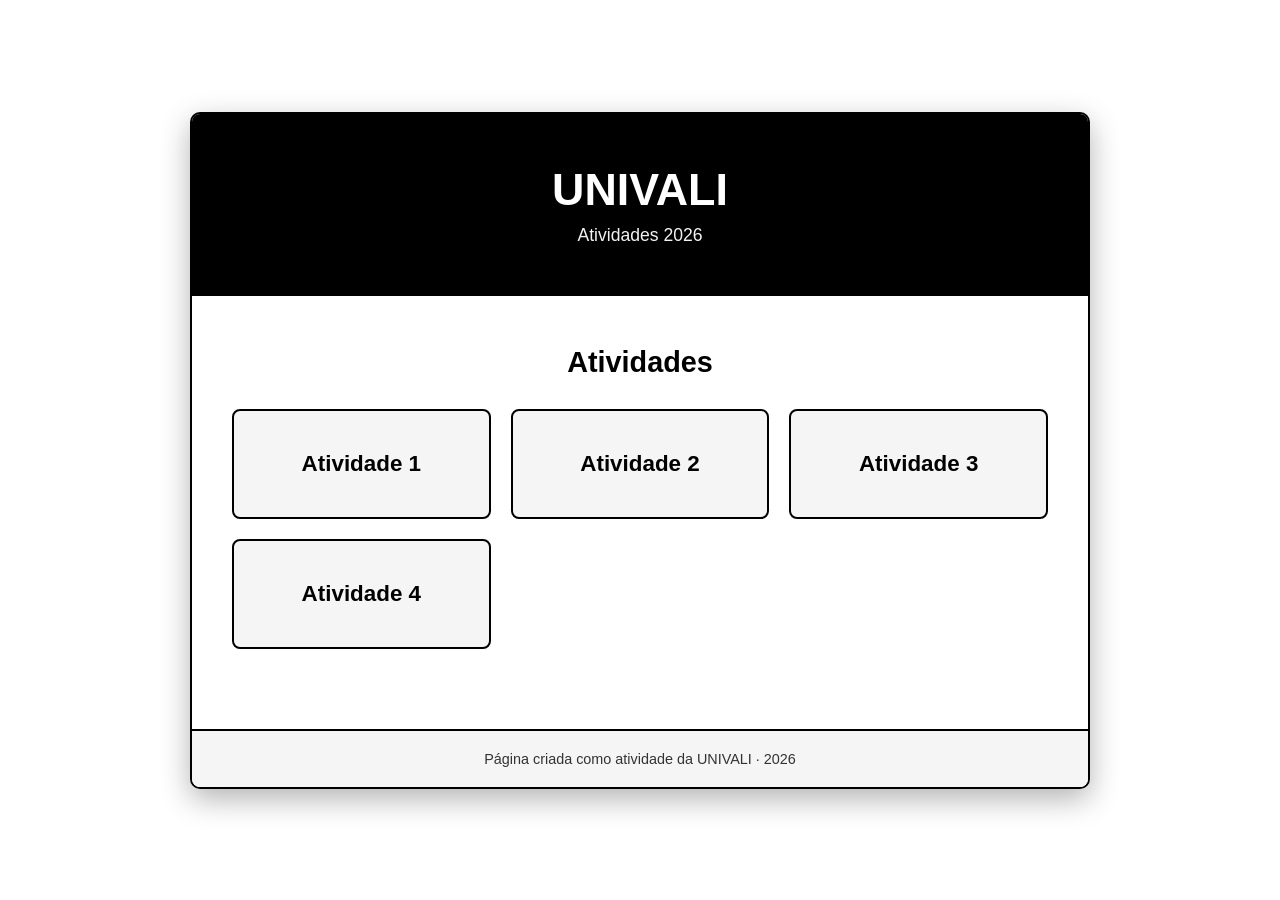
<file: index.html>
<!DOCTYPE html>
<html lang="pt-br">
<head>
    <meta charset="UTF-8">
    <meta name="viewport" content="width=device-width, initial-scale=1.0">
    <title>UNIVALI Lucas - Atividades</title>
    <style>
        * {
            box-sizing: border-box;
            margin: 0;
            padding: 0;
        }

        body {
            font-family: 'Segoe UI', Tahoma, Geneva, Verdana, sans-serif;
            background-color: #ffffff;
            color: #000000;
            min-height: 100vh;
            display: flex;
            align-items: center;
            justify-content: center;
            padding: 20px;
        }

        .container {
            max-width: 900px;
            width: 100%;
            background-color: #fff;
            border-radius: 10px;
            box-shadow: 0 10px 30px rgba(0, 0, 0, 0.3);
            overflow: hidden;
            border: 2px solid #000000;
        }

        .header {
            background-color: #000000;
            color: #ffffff;
            padding: 50px 30px;
            text-align: center;
        }

        .header h1 {
            font-size: 2.8rem;
            margin-bottom: 10px;
        }

        .header p {
            font-size: 1.1rem;
            opacity: 0.95;
        }

        .content {
            padding: 50px 40px;
        }

        .content h2 {
            color: #000000;
            margin-bottom: 30px;
            text-align: center;
            font-size: 1.8rem;
        }

        .links-grid {
            display: grid;
            grid-template-columns: repeat(auto-fit, minmax(200px, 1fr));
            gap: 20px;
            margin-bottom: 30px;
        }

        .link-card {
            background-color: #f5f5f5;
            border: 2px solid #000000;
            border-radius: 8px;
            overflow: hidden;
            transition: transform 0.3s ease, box-shadow 0.3s ease;
        }

        .link-card:hover {
            transform: translateY(-5px);
            box-shadow: 0 8px 20px rgba(0, 0, 0, 0.3);
            background-color: #e0e0e0;
        }

        .link-card a {
            display: block;
            padding: 40px 20px;
            color: #000000;
            text-decoration: none;
            text-align: center;
            transition: all 0.3s ease;
        }

        .link-card .title {
            font-size: 1.4rem;
            font-weight: 700;
            display: block;
        }

        .footer {
            background-color: #f5f5f5;
            padding: 20px;
            text-align: center;
            color: #333333;
            font-size: 0.9rem;
            border-top: 2px solid #000000;
        }

        @media (max-width: 600px) {
            .header h1 {
                font-size: 2rem;
            }

            .content {
                padding: 30px 20px;
            }

            .links-grid {
                grid-template-columns: 1fr;
            }
        }
    </style>
</head>
<body>
    <div class="container">
        <header class="header">
            <h1>UNIVALI</h1>
            <p>Atividades 2026</p>
        </header>

        <main class="content">
            <h2>Atividades</h2>

            <div class="links-grid">
                <div class="link-card">
                    <a href="AULA01/mimis.html">
                        <span class="title">Atividade 1</span>
                    </a>
                </div>

                <div class="link-card">
                    <a href="AULA02/carta.html">
                        <span class="title">Atividade 2</span>
                    </a>
                </div>

                <div class="link-card">
                    <a href="AULA03/index.html">
                        <span class="title">Atividade 3</span>
                    </a>
                </div>

                <div class="link-card">
                    <a href="AULA04/index.html">
                        <span class="title">Atividade 4</span>
                    </a>
                </div>
            </div>
        </main>

        <footer class="footer">
            Página criada como atividade da UNIVALI · 2026
        </footer>
    </div>
</body>
</html>
</file>
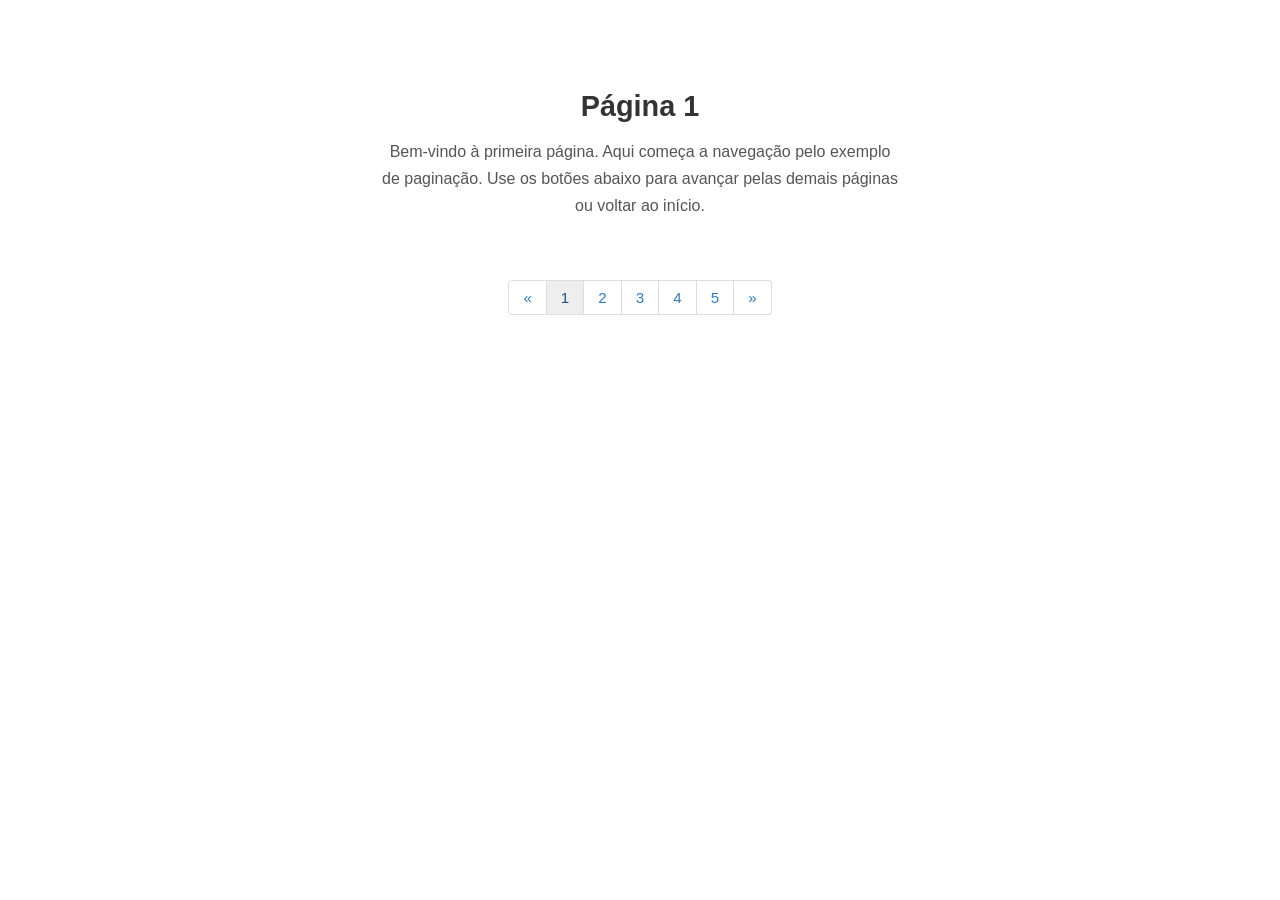
<file: AULA03/index.html>
<!DOCTYPE html>
<html lang="pt-br">
<head>
    <meta charset="UTF-8">
    <title>Página 1</title>
    <link rel="stylesheet" href="style.css">
</head>
<body>
    <main class="conteudo">
        <h1>Página 1</h1>
        <p>
            Bem-vindo à primeira página. Aqui começa a navegação pelo exemplo de
            paginação. Use os botões abaixo para avançar pelas demais páginas ou
            voltar ao início.
        </p>
    </main>

    <nav class="paginacao">
        <ul class="paginacao-lista">
            <li class="paginacao-item"><a href="index.html">&laquo;</a></li>
            <li class="paginacao-item ativo"><a href="index.html">1</a></li>
            <li class="paginacao-item"><a href="page2.html">2</a></li>
            <li class="paginacao-item"><a href="page3.html">3</a></li>
            <li class="paginacao-item"><a href="page4.html">4</a></li>
            <li class="paginacao-item"><a href="page5.html">5</a></li>
            <li class="paginacao-item"><a href="page2.html">&raquo;</a></li>
        </ul>
    </nav>
</body>
</html>
</file>
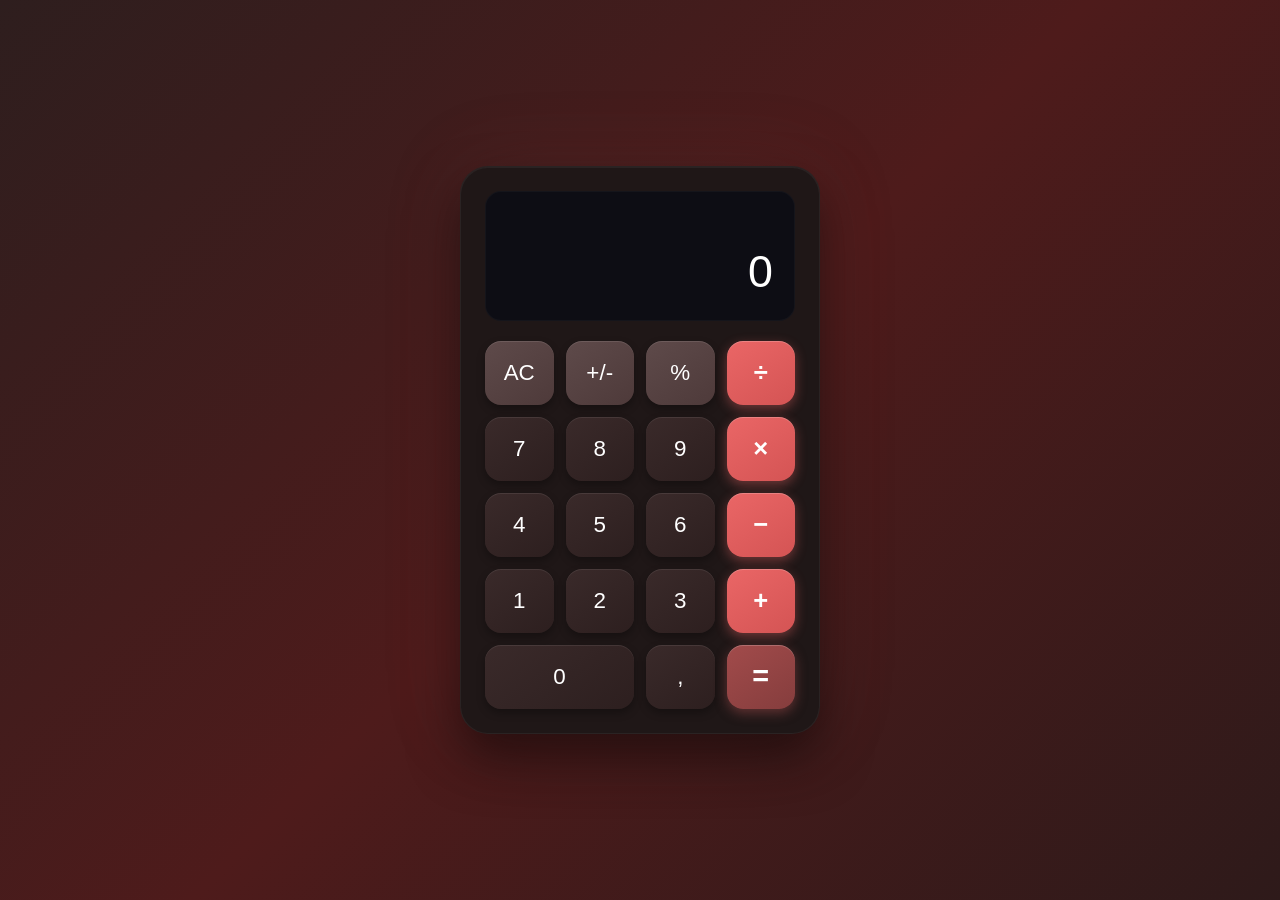
<file: AULA04/index.html>
<!DOCTYPE html>
<html lang="pt-br">
<head>
    <meta charset="UTF-8">
    <meta name="viewport" content="width=device-width, initial-scale=1.0">
    <title>Calculadora</title>
    <link rel="stylesheet" href="style.css">
</head>
<body>

    <div class="calculadora">

        <div class="display">
            <div class="display-expressao" id="expressao">&nbsp;</div>
            <div class="display-resultado" id="resultado">0</div>
        </div>

        <div class="teclas">

            <button class="tecla tecla-acao" data-action="clear">AC</button>
            <button class="tecla tecla-acao" data-action="sign">+/-</button>
            <button class="tecla tecla-acao" data-action="percent">%</button>
            <button class="tecla tecla-operador" data-operator="/">÷</button>

            <button class="tecla tecla-numero" data-number="7">7</button>
            <button class="tecla tecla-numero" data-number="8">8</button>
            <button class="tecla tecla-numero" data-number="9">9</button>
            <button class="tecla tecla-operador" data-operator="*">×</button>

            <button class="tecla tecla-numero" data-number="4">4</button>
            <button class="tecla tecla-numero" data-number="5">5</button>
            <button class="tecla tecla-numero" data-number="6">6</button>
            <button class="tecla tecla-operador" data-operator="-">−</button>

            <button class="tecla tecla-numero" data-number="1">1</button>
            <button class="tecla tecla-numero" data-number="2">2</button>
            <button class="tecla tecla-numero" data-number="3">3</button>
            <button class="tecla tecla-operador" data-operator="+">+</button>

            <button class="tecla tecla-numero tecla-zero" data-number="0">0</button>
            <button class="tecla tecla-numero" data-action="decimal">,</button>
            <button class="tecla tecla-igual" data-action="equals">=</button>

        </div>

    </div>

    <script src="script.js"></script>
</body>
</html>
</file>
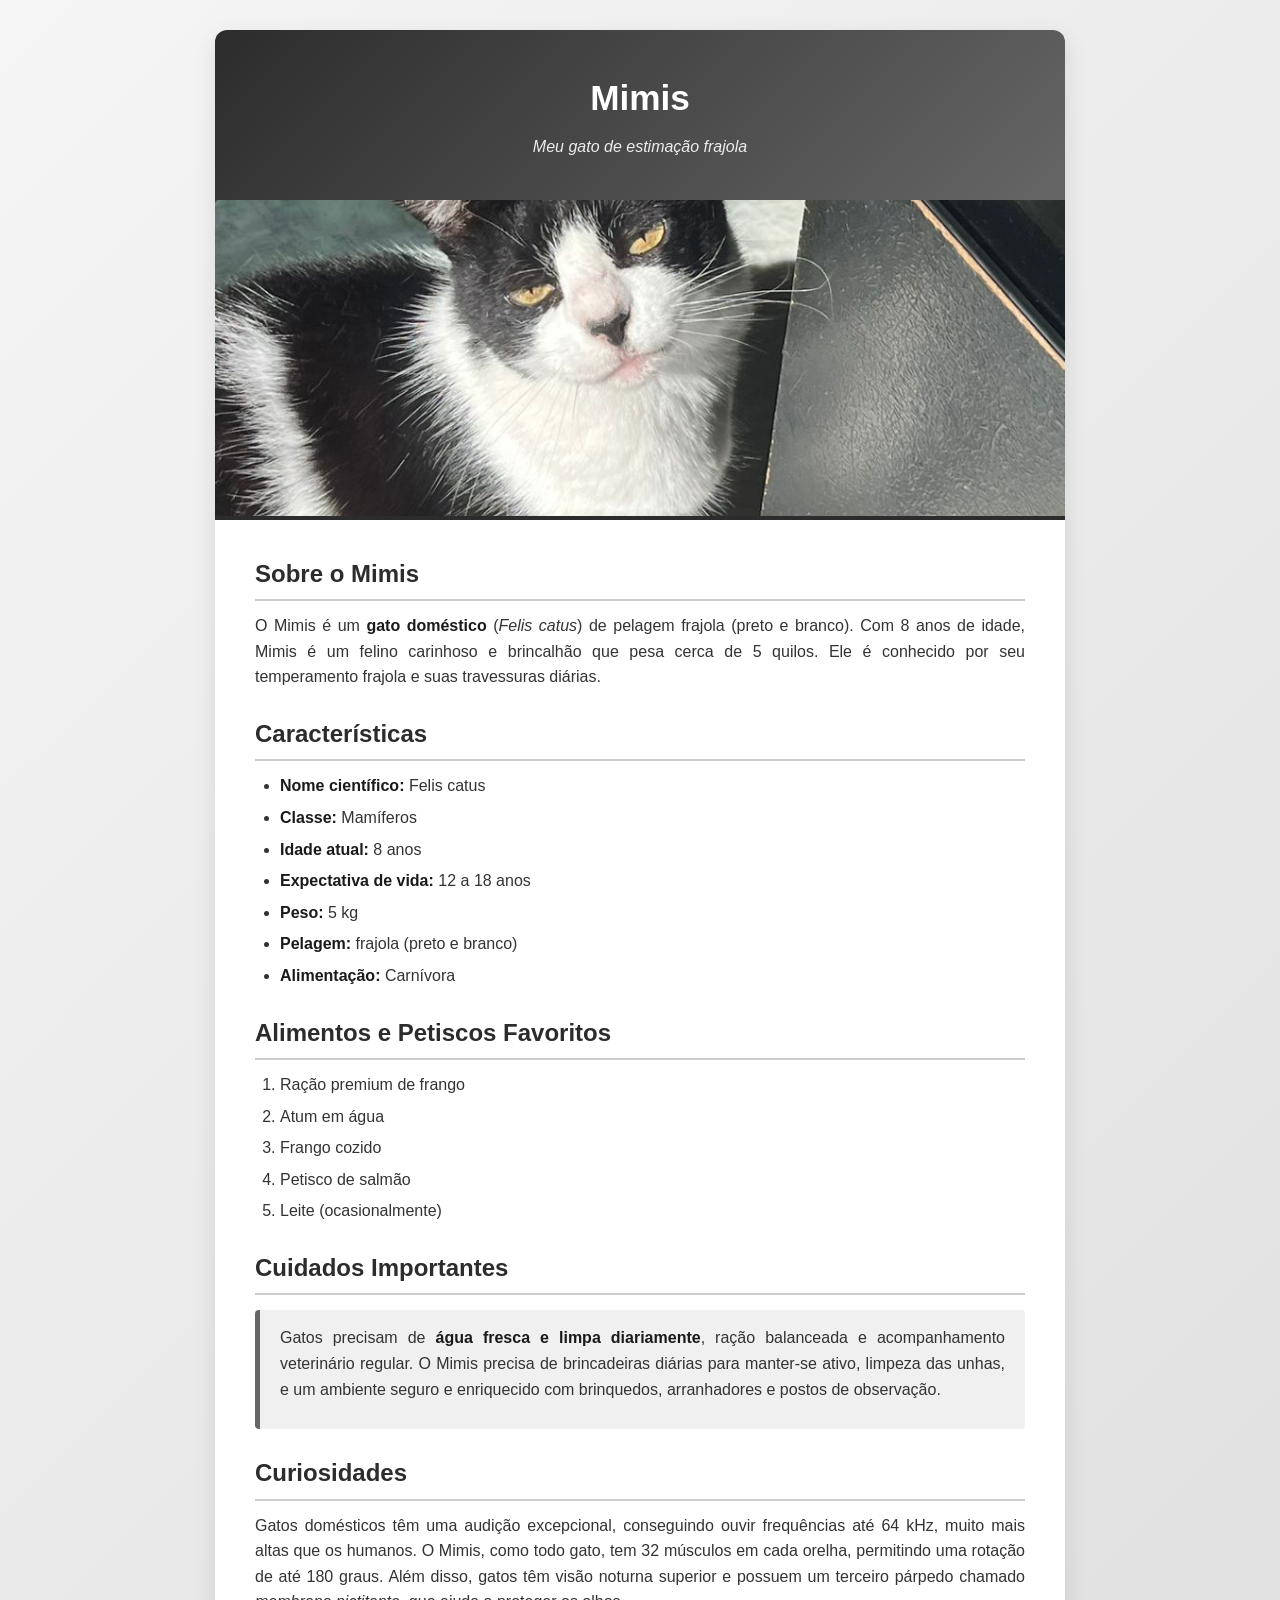
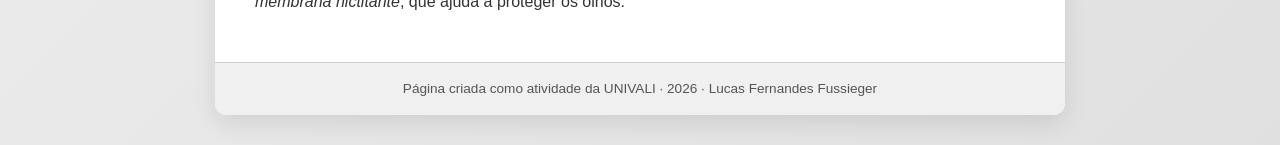
<file: AULA01/mimis.html>
<!DOCTYPE html>
<html lang="pt-br">
<head>
    <meta charset="UTF-8">
    <title>Mimis - Meu Gato</title>
    <style>
        * {
            box-sizing: border-box;
            margin: 0;
            padding: 0;
        }

        body {
            font-family: 'Segoe UI', Arial, sans-serif;
            background: linear-gradient(135deg, #f5f5f5 0%, #e0e0e0 100%);
            color: #333333;
            line-height: 1.6;
            padding: 30px 15px;
        }

        .container {
            max-width: 850px;
            margin: 0 auto;
            background-color: #fff;
            border-radius: 12px;
            box-shadow: 0 8px 25px rgba(0, 0, 0, 0.1);
            overflow: hidden;
        }

        .header {
            background: linear-gradient(135deg, #2c2c2c 0%, #666666 100%);
            color: #fff;
            padding: 40px 30px;
            text-align: center;
        }

        .header h1 {
            font-size: 2.2rem;
            margin-bottom: 8px;
        }

        .header .subtitle {
            font-style: italic;
            opacity: 0.9;
        }

        .hero {
            width: 100%;
            height: 320px;
            background: url('mimis.jpg') center/cover no-repeat;
            border-bottom: 4px solid #2c2c2c;
        }

        .content {
            padding: 35px 40px;
        }

        .content h2 {
            color: #2c2c2c;
            margin: 25px 0 12px;
            padding-bottom: 6px;
            border-bottom: 2px solid #cccccc;
        }

        .content h2:first-child {
            margin-top: 0;
        }

        .content p {
            margin-bottom: 12px;
            text-align: justify;
        }

        .content ul,
        .content ol {
            margin: 10px 0 15px 25px;
        }

        .content li {
            margin-bottom: 6px;
        }

        .content b {
            color: #1a1a1a;
        }

        .caixa-destaque {
            background-color: #f0f0f0;
            border-left: 5px solid #666666;
            padding: 15px 20px;
            margin: 15px 0;
            border-radius: 4px;
        }

        .footer {
            background-color: #f0f0f0;
            padding: 15px;
            text-align: center;
            font-size: 0.85rem;
            color: #555555;
            border-top: 1px solid #cccccc;
        }
    </style>
</head>
<body>
    <div class="container">

        <header class="header">
            <h1> Mimis</h1>
            <p class="subtitle">Meu gato de estimação frajola</p>
        </header>

        <div class="hero"></div>

        <main class="content">

            <h2>Sobre o Mimis</h2>
            <p>
                O Mimis é um <b>gato doméstico</b> (<i>Felis catus</i>) de pelagem frajola
                (preto e branco). Com 8 anos de idade, Mimis é um felino carinhoso e
                brincalhão que pesa cerca de 5 quilos. Ele é conhecido por seu temperamento
                frajola e suas travessuras diárias.
            </p>

            <h2>Características</h2>
            <ul>
                <li><b>Nome científico:</b> Felis catus</li>
                <li><b>Classe:</b> Mamíferos</li>
                <li><b>Idade atual:</b> 8 anos</li>
                <li><b>Expectativa de vida:</b> 12 a 18 anos</li>
                <li><b>Peso:</b> 5 kg</li>
                <li><b>Pelagem:</b> frajola (preto e branco)</li>
                <li><b>Alimentação:</b> Carnívora</li>
            </ul>

            <h2>Alimentos e Petiscos Favoritos</h2>
            <ol>
                <li>Ração premium de frango</li>
                <li>Atum em água</li>
                <li>Frango cozido</li>
                <li>Petisco de salmão</li>
                <li>Leite (ocasionalmente)</li>
            </ol>

            <h2>Cuidados Importantes</h2>
            <div class="caixa-destaque">
                <p>
                    Gatos precisam de <b>água fresca e limpa diariamente</b>, ração balanceada
                    e acompanhamento veterinário regular. O Mimis precisa de brincadeiras diárias
                    para manter-se ativo, limpeza das unhas, e um ambiente seguro e enriquecido
                    com brinquedos, arranhadores e postos de observação.
                </p>
            </div>

            <h2>Curiosidades</h2>
            <p>
                Gatos domésticos têm uma audição excepcional, conseguindo ouvir frequências
                até 64 kHz, muito mais altas que os humanos. O Mimis, como todo gato, tem
                32 músculos em cada orelha, permitindo uma rotação de até 180 graus. Além disso,
                gatos têm visão noturna superior e possuem um terceiro párpedo chamado <i>membrana nictitante</i>,
                que ajuda a proteger os olhos.
            </p>

        </main>

        <footer class="footer">
            Página criada como atividade da UNIVALI · 2026 · Lucas Fernandes Fussieger
        </footer>

    </div>
</body>
</html>
</file>
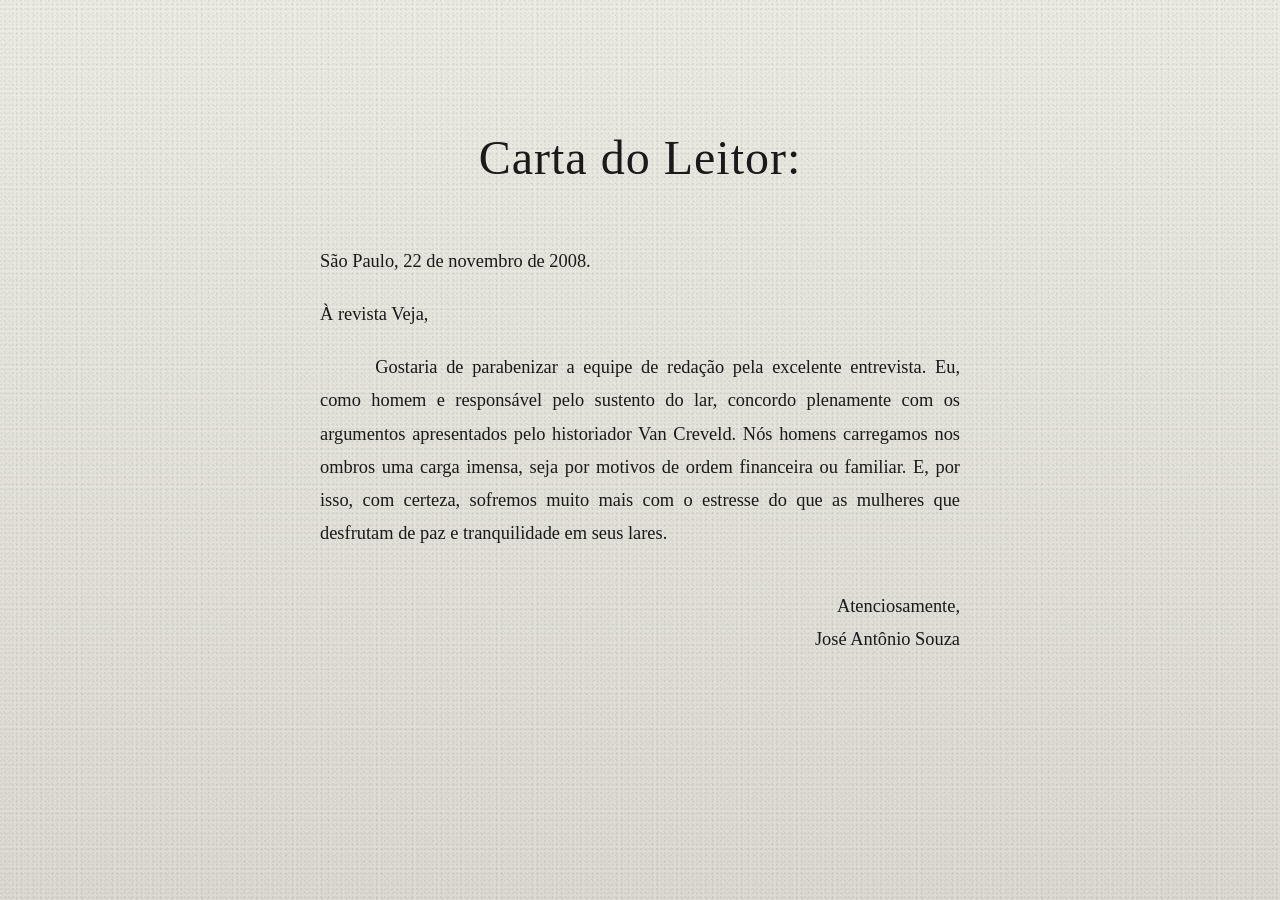
<file: AULA02/carta.html>
<!DOCTYPE html>
<html lang="pt-br">
<head>
    <meta charset="UTF-8">
    <title>Carta do Leitor:</title>
    <style>
        * {
            box-sizing: border-box;
            margin: 0;
            padding: 0;
        }

        body {
            font-family: 'Georgia', 'Times New Roman', serif;
            min-height: 100vh;
            padding: 40px 20px;
            /* Textura de papel usando gradientes para simular o grão */
            background-color: #e8e6df;
            background-image:
                radial-gradient(circle at 20% 30%, rgba(0, 0, 0, 0.04) 1px, transparent 1px),
                radial-gradient(circle at 70% 60%, rgba(0, 0, 0, 0.05) 1px, transparent 1px),
                radial-gradient(circle at 40% 80%, rgba(0, 0, 0, 0.03) 1px, transparent 1px),
                radial-gradient(circle at 90% 20%, rgba(0, 0, 0, 0.04) 1px, transparent 1px),
                linear-gradient(#ecebe4, #dcdad3);
            background-size: 4px 4px, 6px 6px, 5px 5px, 7px 7px, 100% 100%;
        }

        .carta {
            max-width: 780px;
            margin: 30px auto;
            padding: 60px 70px;
            background-color: transparent;
        }

        .titulo {
            text-align: center;
            font-size: 3rem;
            font-weight: normal;
            color: #1a1a1a;
            margin-bottom: 60px;
            letter-spacing: 1px;
        }

        .carta p {
            color: #1a1a1a;
            font-size: 1.15rem;
            line-height: 1.8;
            margin-bottom: 20px;
        }

        .corpo {
            text-align: justify;
            text-indent: 3em;
        }

        .assinatura {
            text-align: right;
            margin-top: 40px;
            line-height: 1.6;
        }
    </style>
</head>
<body>
    <article class="carta">

        <h1 class="titulo">Carta do Leitor:</h1>

        <p>São Paulo, 22 de novembro de 2008.</p>

        <p>À revista Veja,</p>

        <p class="corpo">
            Gostaria de parabenizar a equipe de redação pela excelente entrevista.
            Eu, como homem e responsável pelo sustento do lar, concordo plenamente
            com os argumentos apresentados pelo historiador Van Creveld. Nós homens
            carregamos nos ombros uma carga imensa, seja por motivos de ordem
            financeira ou familiar. E, por isso, com certeza, sofremos muito mais
            com o estresse do que as mulheres que desfrutam de paz e tranquilidade
            em seus lares.
        </p>

        <p class="assinatura">
            Atenciosamente,<br>
            José Antônio Souza
        </p>

    </article>
</body>
</html>
</file>
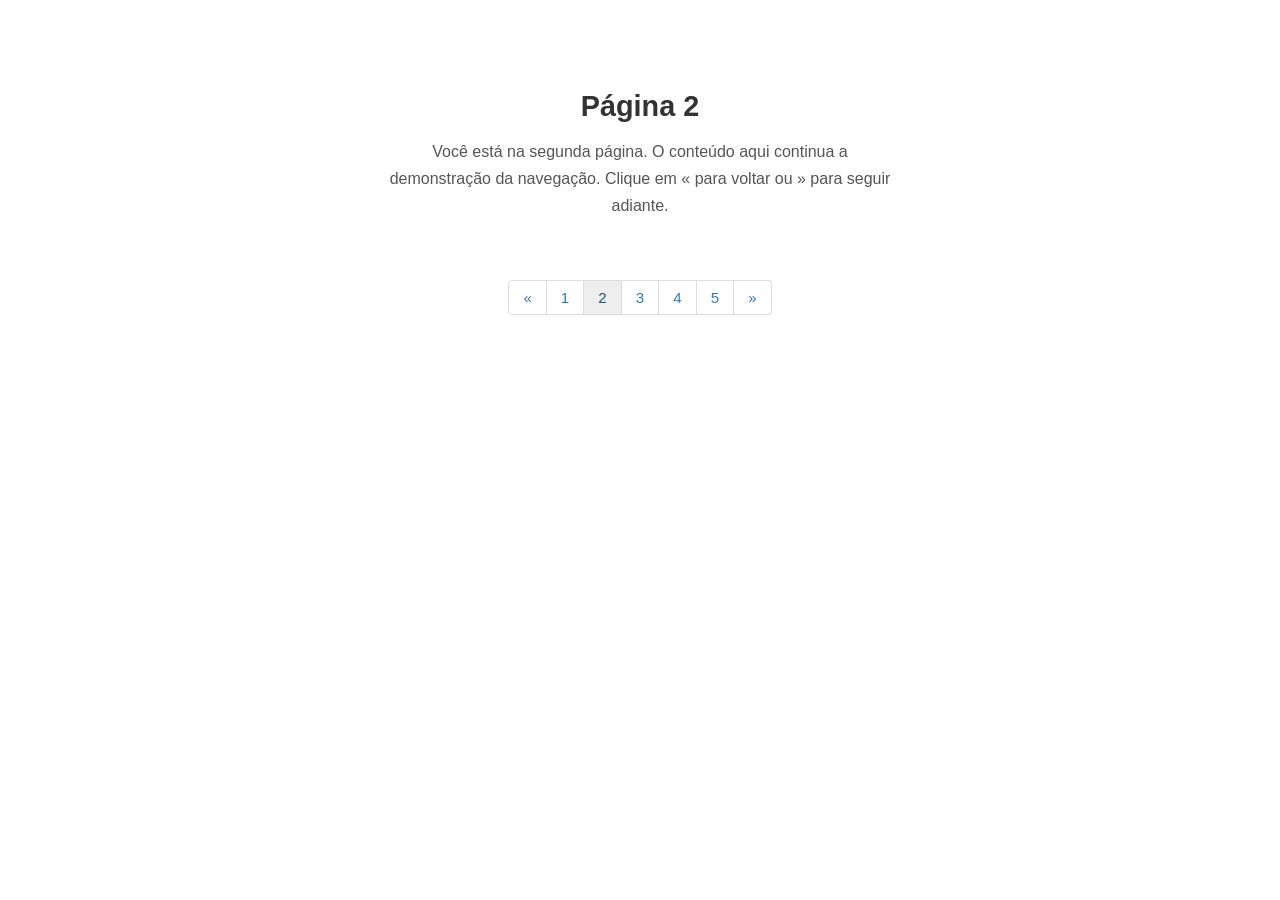
<file: AULA03/page2.html>
<!DOCTYPE html>
<html lang="pt-br">
<head>
    <meta charset="UTF-8">
    <title>Página 2</title>
    <link rel="stylesheet" href="style.css">
</head>
<body>
    <main class="conteudo">
        <h1>Página 2</h1>
        <p>
            Você está na segunda página. O conteúdo aqui continua a demonstração
            da navegação. Clique em « para voltar ou » para seguir adiante.
        </p>
    </main>

    <nav class="paginacao">
        <ul class="paginacao-lista">
            <li class="paginacao-item"><a href="index.html">&laquo;</a></li>
            <li class="paginacao-item"><a href="index.html">1</a></li>
            <li class="paginacao-item ativo"><a href="page2.html">2</a></li>
            <li class="paginacao-item"><a href="page3.html">3</a></li>
            <li class="paginacao-item"><a href="page4.html">4</a></li>
            <li class="paginacao-item"><a href="page5.html">5</a></li>
            <li class="paginacao-item"><a href="page3.html">&raquo;</a></li>
        </ul>
    </nav>
</body>
</html>
</file>
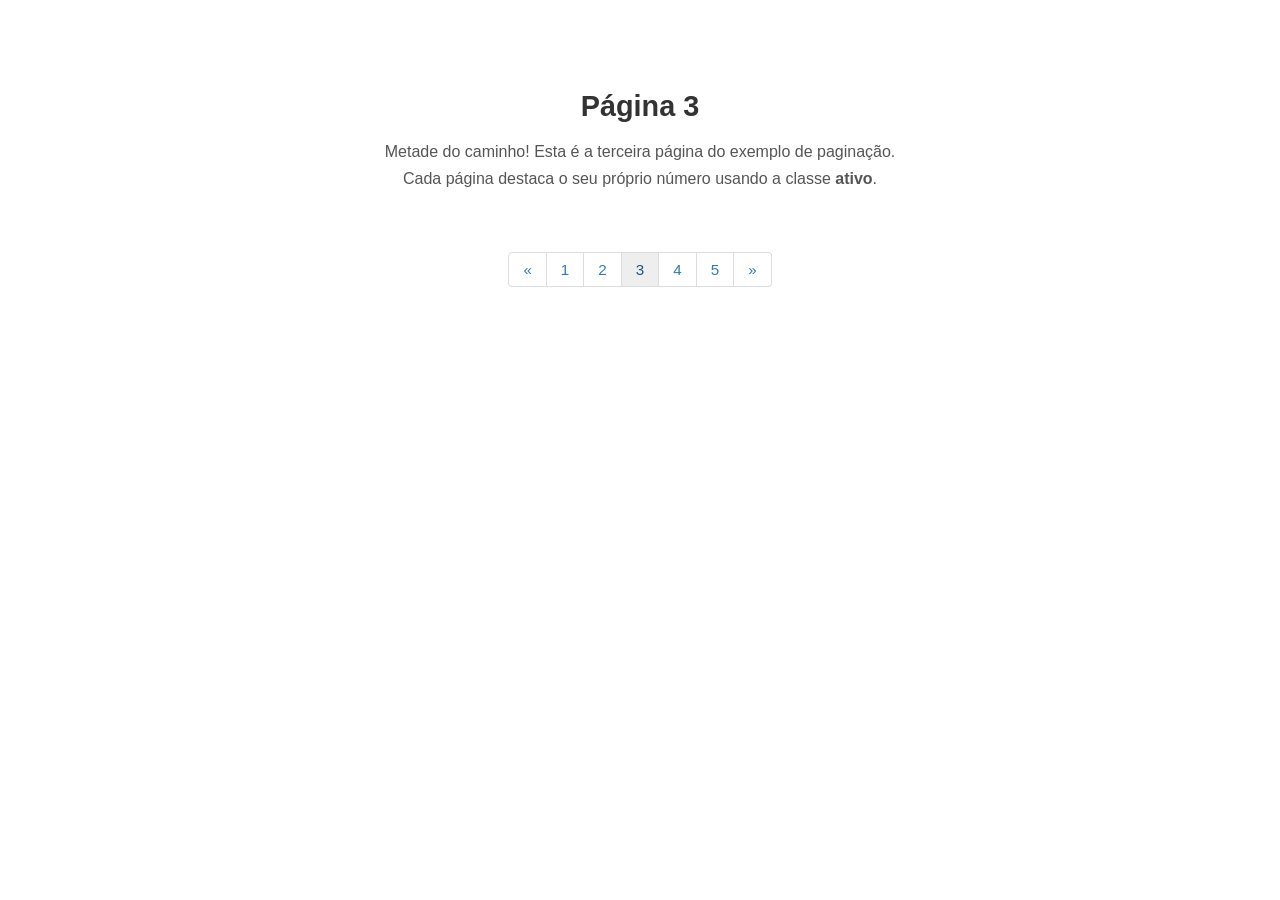
<file: AULA03/page3.html>
<!DOCTYPE html>
<html lang="pt-br">
<head>
    <meta charset="UTF-8">
    <title>Página 3</title>
    <link rel="stylesheet" href="style.css">
</head>
<body>
    <main class="conteudo">
        <h1>Página 3</h1>
        <p>
            Metade do caminho! Esta é a terceira página do exemplo de paginação.
            Cada página destaca o seu próprio número usando a classe <b>ativo</b>.
        </p>
    </main>

    <nav class="paginacao">
        <ul class="paginacao-lista">
            <li class="paginacao-item"><a href="page2.html">&laquo;</a></li>
            <li class="paginacao-item"><a href="index.html">1</a></li>
            <li class="paginacao-item"><a href="page2.html">2</a></li>
            <li class="paginacao-item ativo"><a href="page3.html">3</a></li>
            <li class="paginacao-item"><a href="page4.html">4</a></li>
            <li class="paginacao-item"><a href="page5.html">5</a></li>
            <li class="paginacao-item"><a href="page4.html">&raquo;</a></li>
        </ul>
    </nav>
</body>
</html>
</file>
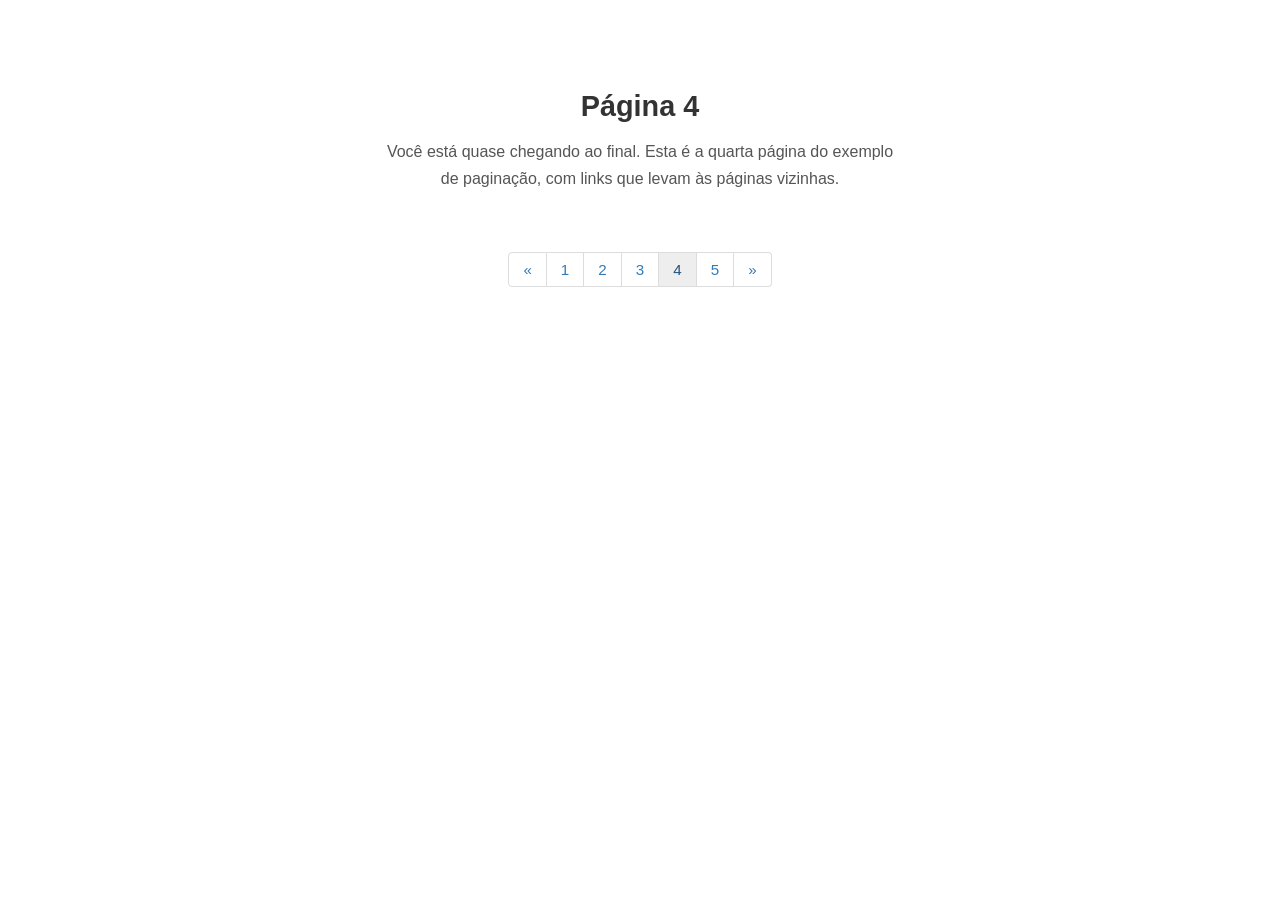
<file: AULA03/page4.html>
<!DOCTYPE html>
<html lang="pt-br">
<head>
    <meta charset="UTF-8">
    <title>Página 4</title>
    <link rel="stylesheet" href="style.css">
</head>
<body>
    <main class="conteudo">
        <h1>Página 4</h1>
        <p>
            Você está quase chegando ao final. Esta é a quarta página do exemplo
            de paginação, com links que levam às páginas vizinhas.
        </p>
    </main>

    <nav class="paginacao">
        <ul class="paginacao-lista">
            <li class="paginacao-item"><a href="page3.html">&laquo;</a></li>
            <li class="paginacao-item"><a href="index.html">1</a></li>
            <li class="paginacao-item"><a href="page2.html">2</a></li>
            <li class="paginacao-item"><a href="page3.html">3</a></li>
            <li class="paginacao-item ativo"><a href="page4.html">4</a></li>
            <li class="paginacao-item"><a href="page5.html">5</a></li>
            <li class="paginacao-item"><a href="page5.html">&raquo;</a></li>
        </ul>
    </nav>
</body>
</html>
</file>
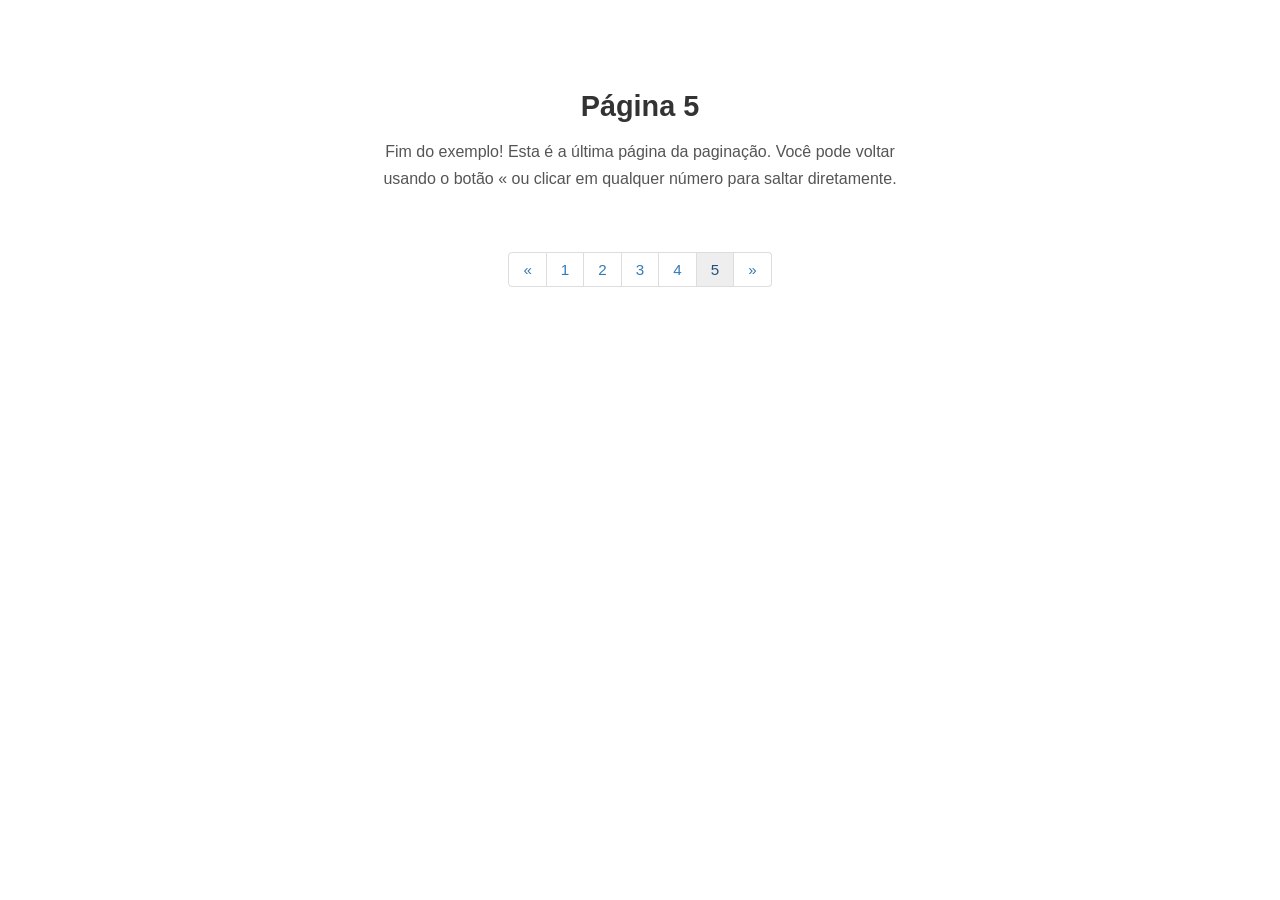
<file: AULA03/page5.html>
<!DOCTYPE html>
<html lang="pt-br">
<head>
    <meta charset="UTF-8">
    <title>Página 5</title>
    <link rel="stylesheet" href="style.css">
</head>
<body>
    <main class="conteudo">
        <h1>Página 5</h1>
        <p>
            Fim do exemplo! Esta é a última página da paginação. Você pode voltar
            usando o botão « ou clicar em qualquer número para saltar diretamente.
        </p>
    </main>

    <nav class="paginacao">
        <ul class="paginacao-lista">
            <li class="paginacao-item"><a href="page4.html">&laquo;</a></li>
            <li class="paginacao-item"><a href="index.html">1</a></li>
            <li class="paginacao-item"><a href="page2.html">2</a></li>
            <li class="paginacao-item"><a href="page3.html">3</a></li>
            <li class="paginacao-item"><a href="page4.html">4</a></li>
            <li class="paginacao-item ativo"><a href="page5.html">5</a></li>
            <li class="paginacao-item"><a href="page4.html">&raquo;</a></li>
        </ul>
    </nav>
</body>
</html>
</file>
<file: AULA03/style.css>
/* Reset */
* {
    box-sizing: border-box;
    margin: 0;
    padding: 0;
}

/* Página */
body {
    font-family: Arial, sans-serif;
    min-height: 100vh;
    padding: 60px 20px;
    background-color: #fff;
    display: flex;
    flex-direction: column;
    align-items: center;
    justify-content: flex-start;
    color: #333;
}

.conteudo {
    max-width: 600px;
    padding: 30px 40px;
    margin-bottom: 30px;
    text-align: center;
}

.conteudo h1 {
    color: #333;
    font-size: 1.8rem;
    margin-bottom: 15px;
}

.conteudo p {
    color: #555;
    line-height: 1.7;
}

/* Paginação */
.paginacao ul {
    list-style: none;
    display: flex;
    justify-content: center;
    align-items: center;
}

/* Classe nos itens — estilo base dos links */
.paginacao-item a {
    display: block;
    padding: 8px 14px;
    background-color: #fff;
    color: #337ab7;
    text-decoration: none;
    border: 1px solid #ddd;
    font-size: 0.95rem;
}

/* Combinador descendente: hover nos links */
.paginacao-item a:hover {
    background-color: #eee;
    color: #23527c;
}

/* Classe modificadora para o item ativo (mesmo visual do hover) */
.paginacao-item.ativo a {
    background-color: #eee;
    color: #23527c;
}

/* Combinador de irmão adjacente: remove borda duplicada entre itens */
.paginacao-item + .paginacao-item a {
    border-left: 0;
}

/* Combinador filho direto: cantos arredondados no primeiro e no último */
.paginacao-lista > .paginacao-item:first-child a {
    border-top-left-radius: 4px;
    border-bottom-left-radius: 4px;
}

.paginacao-lista > .paginacao-item:last-child a {
    border-top-right-radius: 4px;
    border-bottom-right-radius: 4px;
}
</file>
<file: AULA04/style.css>
* {
    box-sizing: border-box;
    margin: 0;
    padding: 0;
}

body {
    font-family: 'Segoe UI', 'Helvetica Neue', Arial, sans-serif;
    min-height: 100vh;
    display: flex;
    align-items: center;
    justify-content: center;
    padding: 20px;
    background: linear-gradient(135deg, #2e1e1e 0%, #4e1b1b 50%, #2e1a1a 100%);
}

.calculadora {
    width: 100%;
    max-width: 360px;
    background-color: #1f1717;
    border-radius: 28px;
    padding: 24px;
    box-shadow:
        0 25px 50px rgba(0, 0, 0, 0.5),
        0 0 80px rgba(162, 75, 75, 0.15),
        inset 0 1px 0 rgba(255, 255, 255, 0.05);
    border: 1px solid rgba(255, 255, 255, 0.05);
}

/* Display */
.display {
    background-color: #0d0d14;
    border-radius: 16px;
    padding: 24px 20px;
    margin-bottom: 20px;
    text-align: right;
    min-height: 120px;
    display: flex;
    flex-direction: column;
    justify-content: flex-end;
    overflow: hidden;
    border: 1px solid rgba(255, 255, 255, 0.03);
}

.display-expressao {
    color: #9e8a8a;
    font-size: 1.1rem;
    font-weight: 400;
    min-height: 1.4em;
    word-wrap: break-word;
    word-break: break-all;
}

.display-resultado {
    color: #ffffff;
    font-size: 2.8rem;
    font-weight: 300;
    letter-spacing: 1px;
    margin-top: 6px;
    word-wrap: break-word;
    word-break: break-all;
    line-height: 1.1;
}

/* Teclas */
.teclas {
    display: grid;
    grid-template-columns: repeat(4, 1fr);
    gap: 12px;
}

.tecla {
    height: 64px;
    border: none;
    border-radius: 16px;
    font-size: 1.4rem;
    font-weight: 500;
    cursor: pointer;
    transition: all 0.15s ease;
    font-family: inherit;
    user-select: none;
}

.tecla:active {
    transform: scale(0.95);
}

.tecla-numero {
    background: linear-gradient(145deg, #3a2a2a, #2d1f1f);
    color: #ffffff;
    box-shadow:
        0 4px 8px rgba(0, 0, 0, 0.3),
        inset 0 1px 0 rgba(255, 255, 255, 0.08);
}

.tecla-numero:hover {
    background: linear-gradient(145deg, #4a3535, #3a2929);
}

.tecla-acao {
    background: linear-gradient(145deg, #5e4a4a, #4e3a3a);
    color: #ffffff;
    box-shadow:
        0 4px 8px rgba(0, 0, 0, 0.3),
        inset 0 1px 0 rgba(255, 255, 255, 0.1);
}

.tecla-acao:hover {
    background: linear-gradient(145deg, #6e5656, #5e4646);
}

.tecla-operador {
    background: linear-gradient(145deg, #ea6666, #d45454);
    color: #ffffff;
    font-size: 1.6rem;
    font-weight: 600;
    box-shadow:
        0 4px 12px rgba(234, 102, 102, 0.4),
        inset 0 1px 0 rgba(255, 255, 255, 0.2);
}

.tecla-operador:hover {
    background: linear-gradient(145deg, #f57272, #e06060);
}

.tecla-operador.ativo {
    background: linear-gradient(145deg, #ffffff, #f0f0f0);
    color: #ea6666;
    box-shadow:
        0 4px 12px rgba(255, 255, 255, 0.2),
        inset 0 1px 0 rgba(255, 255, 255, 0.5);
}

.tecla-igual {
    background: linear-gradient(145deg, #a24b4b, #853d3d);
    color: #ffffff;
    font-size: 1.8rem;
    font-weight: 600;
    box-shadow:
        0 4px 12px rgba(162, 75, 75, 0.5),
        inset 0 1px 0 rgba(255, 255, 255, 0.2);
}

.tecla-igual:hover {
    background: linear-gradient(145deg, #b85959, #974646);
}

.tecla-zero {
    grid-column: span 2;
    border-radius: 16px;
}

/* Responsivo */
@media (max-width: 380px) {
    .calculadora {
        padding: 18px;
    }

    .tecla {
        height: 56px;
        font-size: 1.2rem;
    }

    .display-resultado {
        font-size: 2.2rem;
    }
}
</file>
